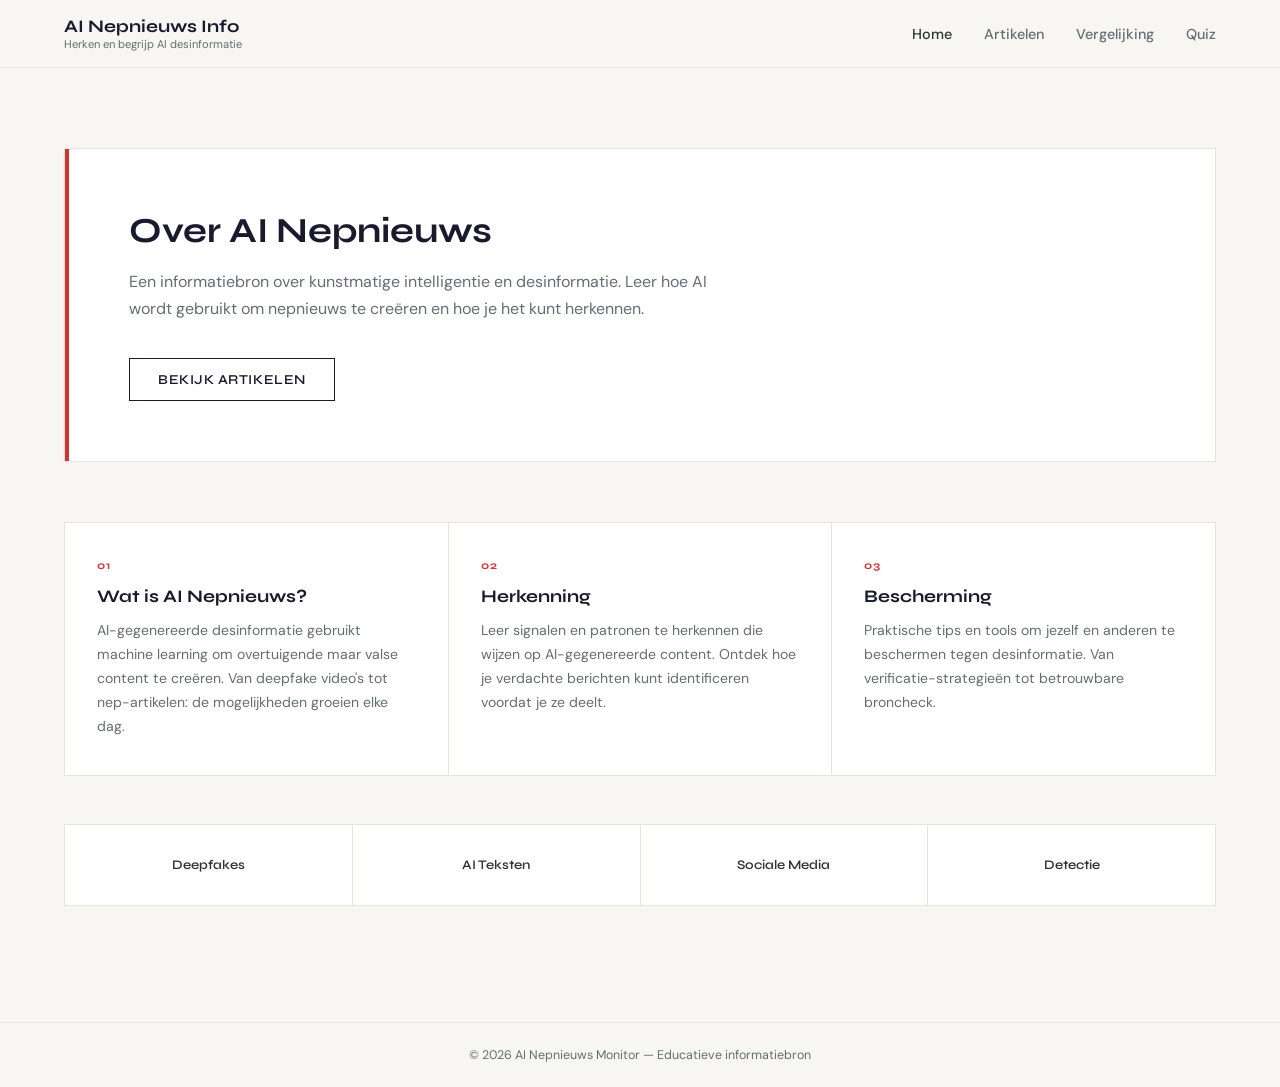
<file: ai-nepnieuws/pages/index.html>
<!DOCTYPE html>
<html lang="nl">
<head>
  <meta charset="UTF-8">
  <meta name="viewport" content="width=device-width, initial-scale=1.0">
  <title>AI Nepnieuws Info</title>
  <link href="https://fonts.googleapis.com/css2?family=Syne:wght@400;600;700;800&family=DM+Sans:ital,opsz,wght@0,9..40,300;0,9..40,400;0,9..40,500;1,9..40,300&display=swap" rel="stylesheet">
  <link rel="stylesheet" href="../style/style.css">
</head>
<body>

  <nav>
    <a href="index.html" style="text-decoration:none;">
      <div class="logo-text">AI Nepnieuws Info</div>
      <div class="logo-sub">Herken en begrijp AI desinformatie</div>
    </a>
    <ul class="nav-links">
      <li><a href="index.html" class="active">Home</a></li>
      <li><a href="artikelen.html">Artikelen</a></li>
      <li><a href="vergelijking.html">Vergelijking</a></li>
      <li><a href="quiz.html">Quiz</a></li>
    </ul>
  </nav>

  <div class="hero">
    <div class="hero-card">
      <h1>Over AI Nepnieuws</h1>
      <p>Een informatiebron over kunstmatige intelligentie en desinformatie. Leer hoe AI wordt gebruikt om nepnieuws te creëren en hoe je het kunt herkennen.</p>
      <a href="artikelen.html" class="btn-primary">Bekijk Artikelen</a>
    </div>
  </div>

  <div class="section">
    <div class="cards-grid">
      <div class="info-card">
        <div class="card-number">01</div>
        <h3>Wat is AI Nepnieuws?</h3>
        <p>AI-gegenereerde desinformatie gebruikt machine learning om overtuigende maar valse content te creëren. Van deepfake video's tot nep-artikelen: de mogelijkheden groeien elke dag.</p>
      </div>
      <div class="info-card">
        <div class="card-number">02</div>
        <h3>Herkenning</h3>
        <p>Leer signalen en patronen te herkennen die wijzen op AI-gegenereerde content. Ontdek hoe je verdachte berichten kunt identificeren voordat je ze deelt.</p>
      </div>
      <div class="info-card">
        <div class="card-number">03</div>
        <h3>Bescherming</h3>
        <p>Praktische tips en tools om jezelf en anderen te beschermen tegen desinformatie. Van verificatie-strategieën tot betrouwbare broncheck.</p>
      </div>
    </div>

    <div class="tiles-grid">
      <a href="artikelen.html" class="tile">
        <span class="tile-label">Deepfakes</span>
      </a>
      <a href="artikelen.html" class="tile">
        <span class="tile-label">AI Teksten</span>
      </a>
      <a href="artikelen.html" class="tile">
        <span class="tile-label">Sociale Media</span>
      </a>
      <a href="artikelen.html" class="tile">
        <span class="tile-label">Detectie</span>
      </a>
    </div>
  </div>

  <footer>
    © 2026 AI Nepnieuws Monitor — Educatieve informatiebron
  </footer>

</body>
</html>
</file>
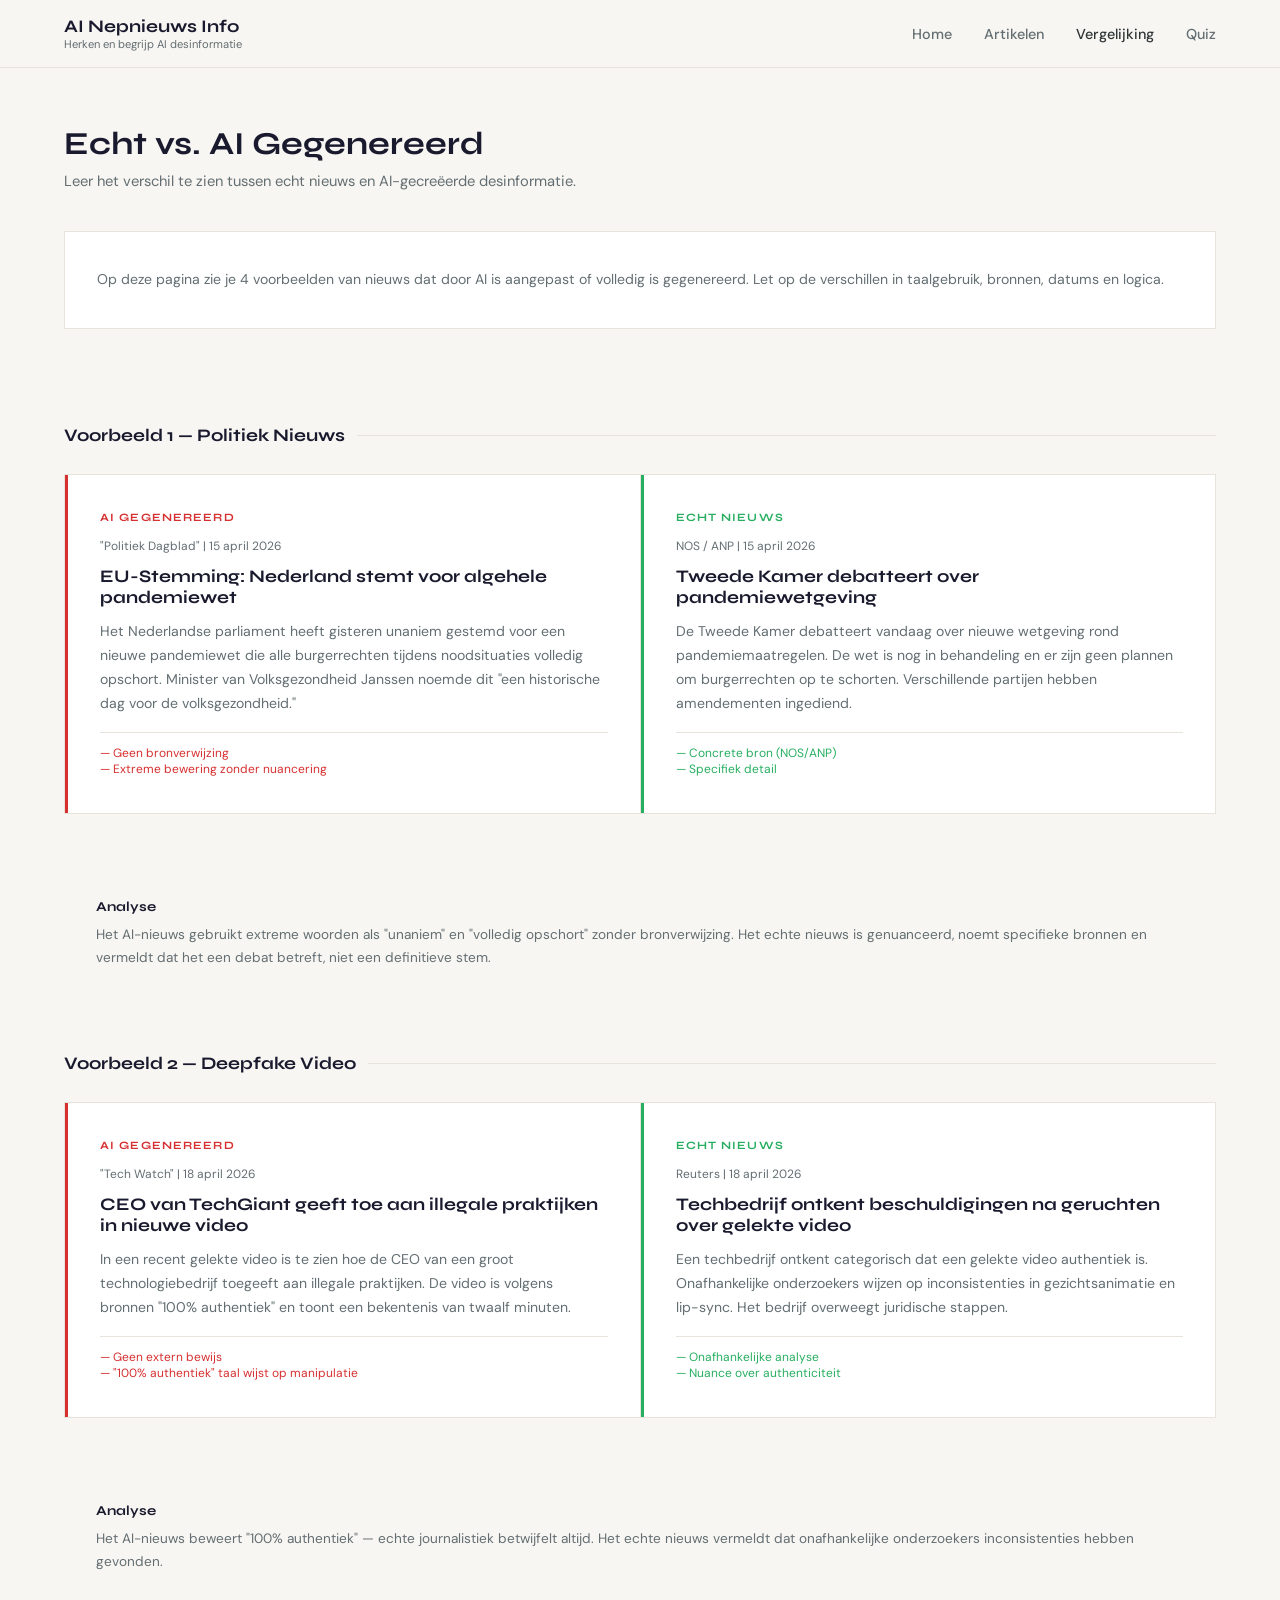
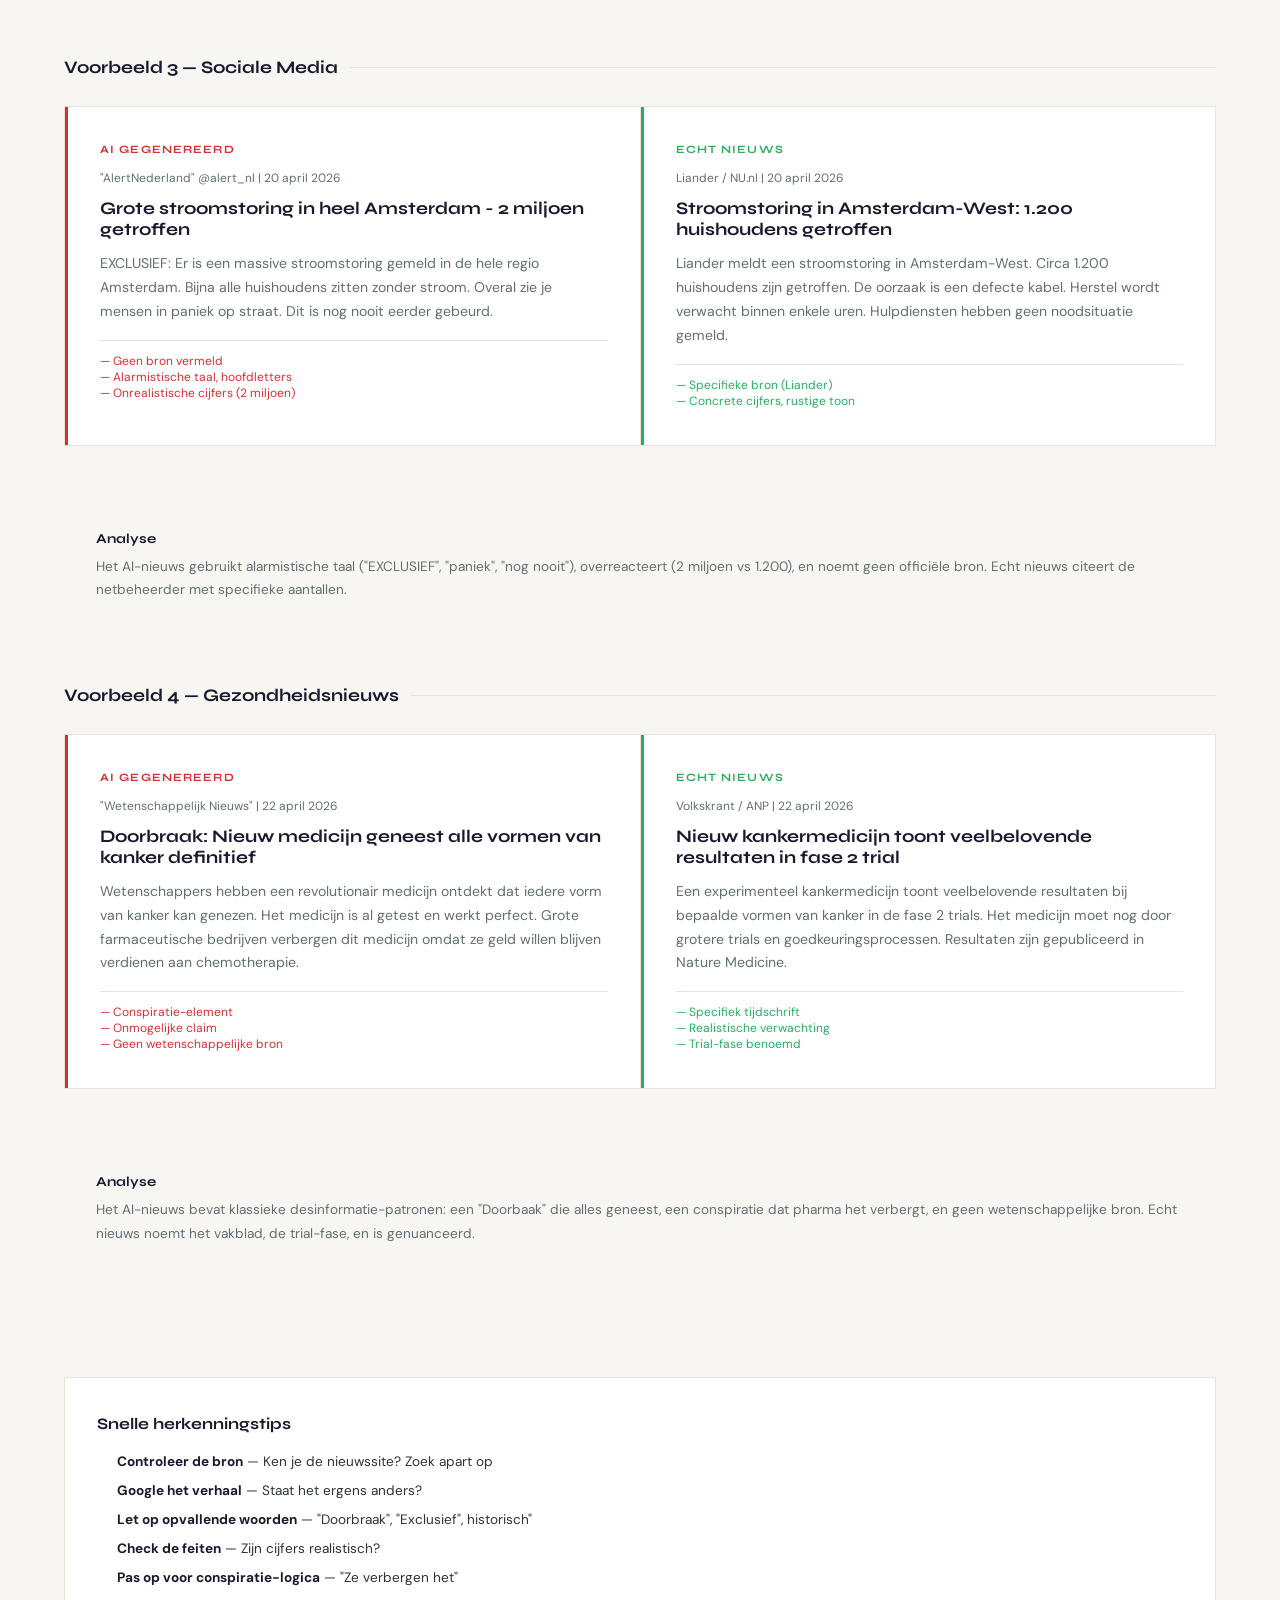
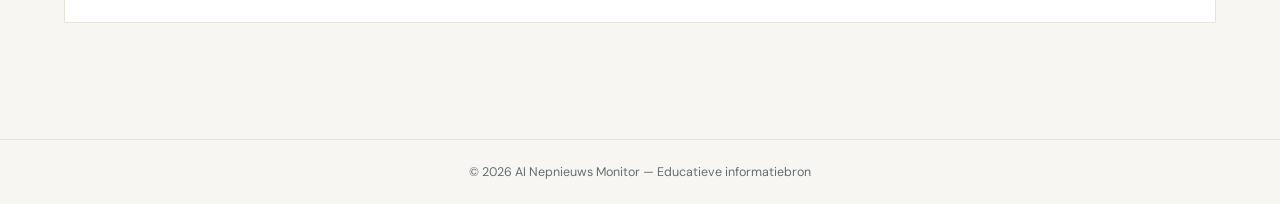
<file: ai-nepnieuws/pages/vergelijking.html>
<!DOCTYPE html>
<html lang="nl">
<head>
  <meta charset="UTF-8">
  <meta name="viewport" content="width=device-width, initial-scale=1.0">
  <title>Vergelijking – AI Nepnieuws Info</title>
  <link href="https://fonts.googleapis.com/css2?family=Syne:wght@400;600;700;800&family=DM+Sans:ital,opsz,wght@0,9..40,300;0,9..40,400;0,9..40,500;1,9..40,300&display=swap" rel="stylesheet">
  <link rel="stylesheet" href="../style/style.css">
</head>
<body>

  <nav>
    <a href="index.html" style="text-decoration:none;">
      <div class="logo-text">AI Nepnieuws Info</div>
      <div class="logo-sub">Herken en begrijp AI desinformatie</div>
    </a>
    <ul class="nav-links">
      <li><a href="index.html">Home</a></li>
      <li><a href="artikelen.html">Artikelen</a></li>
      <li><a href="vergelijking.html" class="active">Vergelijking</a></li>
      <li><a href="quiz.html">Quiz</a></li>
    </ul>
  </nav>

  <div class="page-header">
    <h1>Echt vs. AI Gegenereerd</h1>
    <p>Leer het verschil te zien tussen echt nieuws en AI-gecreëerde desinformatie.</p>
  </div>

  <div class="section">
    <div class="cards-grid" style="grid-template-columns: 1fr;">
      <div class="info-card">
        <p>Op deze pagina zie je 4 voorbeelden van nieuws dat door AI is aangepast of volledig is gegenereerd. Let op de verschillen in taalgebruik, bronnen, datums en logica.</p>
      </div>
    </div>
  </div>

  <!-- EXAMPLE 1 -->
  <div class="section">
    <div class="section-title">Voorbeeld 1 — Politiek Nieuws</div>
    
    <div class="tiles-grid" style="grid-template-columns: repeat(2, 1fr);">
      <div class="info-card" style="border-left: 3px solid var(--red);">
        <div class="card-number">AI Gegenereerd</div>
        <div style="margin-bottom: 12px; font-size: 0.75rem; color: var(--muted);">
          "Politiek Dagblad" | 15 april 2026
        </div>
        <h3>EU-Stemming: Nederland stemt voor algehele pandemiewet</h3>
        <p>Het Nederlandse parliament heeft gisteren unaniem gestemd voor een nieuwe pandemiewet die alle burgerrechten tijdens noodsituaties volledig opschort. Minister van Volksgezondheid Janssen noemde dit "een historische dag voor de volksgezondheid."</p>
        <div style="margin-top: 16px; padding-top: 12px; border-top: 1px solid var(--border); font-size: 0.75rem; color: var(--red);">
          — Geen bronverwijzing<br>
          — Extreme bewering zonder nuancering
        </div>
      </div>

      <div class="info-card" style="border-left: 3px solid #27ae60;">
        <div class="card-number" style="color: #27ae60;">Echt Nieuws</div>
        <div style="margin-bottom: 12px; font-size: 0.75rem; color: var(--muted);">
          NOS / ANP | 15 april 2026
        </div>
        <h3>Tweede Kamer debatteert over pandemiewetgeving</h3>
        <p>De Tweede Kamer debatteert vandaag over nieuwe wetgeving rond pandemiemaatregelen. De wet is nog in behandeling en er zijn geen plannen om burgerrechten op te schorten. Verschillende partijen hebben amendementen ingediend.</p>
        <div style="margin-top: 16px; padding-top: 12px; border-top: 1px solid var(--border); font-size: 0.75rem; color: #27ae60;">
          — Concrete bron (NOS/ANP)<br>
          — Specifiek detail
        </div>
      </div>
    </div>

    <div class="info-card" style="background: var(--bg);">
      <h4 style="font-family: 'Syne', sans-serif; font-size: 0.85rem; margin-bottom: 8px; color: var(--dark);">Analyse</h4>
      <p style="font-size: 0.85rem;">Het AI-nieuws gebruikt extreme woorden als "unaniem" en "volledig opschort" zonder bronverwijzing. Het echte nieuws is genuanceerd, noemt specifieke bronnen en vermeldt dat het een debat betreft, niet een definitieve stem.</p>
    </div>
  </div>

  <!-- EXAMPLE 2 -->
  <div class="section">
    <div class="section-title">Voorbeeld 2 — Deepfake Video</div>
    
    <div class="tiles-grid" style="grid-template-columns: repeat(2, 1fr);">
      <div class="info-card" style="border-left: 3px solid var(--red);">
        <div class="card-number">AI Gegenereerd</div>
        <div style="margin-bottom: 12px; font-size: 0.75rem; color: var(--muted);">
          "Tech Watch" | 18 april 2026
        </div>
        <h3>CEO van TechGiant geeft toe aan illegale praktijken in nieuwe video</h3>
        <p>In een recent gelekte video is te zien hoe de CEO van een groot technologiebedrijf toegeeft aan illegale praktijken. De video is volgens bronnen "100% authentiek" en toont een bekentenis van twaalf minuten.</p>
        <div style="margin-top: 16px; padding-top: 12px; border-top: 1px solid var(--border); font-size: 0.75rem; color: var(--red);">
          — Geen extern bewijs<br>
          — "100% authentiek" taal wijst op manipulatie
        </div>
      </div>

      <div class="info-card" style="border-left: 3px solid #27ae60;">
        <div class="card-number" style="color: #27ae60;">Echt Nieuws</div>
        <div style="margin-bottom: 12px; font-size: 0.75rem; color: var(--muted);">
          Reuters | 18 april 2026
        </div>
        <h3>Techbedrijf ontkent beschuldigingen na geruchten over gelekte video</h3>
        <p>Een techbedrijf ontkent categorisch dat een gelekte video authentiek is. Onafhankelijke onderzoekers wijzen op inconsistenties in gezichtsanimatie en lip-sync. Het bedrijf overweegt juridische stappen.</p>
        <div style="margin-top: 16px; padding-top: 12px; border-top: 1px solid var(--border); font-size: 0.75rem; color: #27ae60;">
          — Onafhankelijke analyse<br>
          — Nuance over authenticiteit
        </div>
      </div>
    </div>

    <div class="info-card" style="background: var(--bg);">
      <h4 style="font-family: 'Syne', sans-serif; font-size: 0.85rem; margin-bottom: 8px; color: var(--dark);">Analyse</h4>
      <p style="font-size: 0.85rem;">Het AI-nieuws beweert "100% authentiek" — echte journalistiek betwijfelt altijd. Het echte nieuws vermeldt dat onafhankelijke onderzoekers inconsistenties hebben gevonden.</p>
    </div>
  </div>

  <!-- EXAMPLE 3 -->
  <div class="section">
    <div class="section-title">Voorbeeld 3 — Sociale Media</div>
    
    <div class="tiles-grid" style="grid-template-columns: repeat(2, 1fr);">
      <div class="info-card" style="border-left: 3px solid var(--red);">
        <div class="card-number">AI Gegenereerd</div>
        <div style="margin-bottom: 12px; font-size: 0.75rem; color: var(--muted);">
          "AlertNederland" @alert_nl | 20 april 2026
        </div>
        <h3>Grote stroomstoring in heel Amsterdam - 2 miljoen getroffen</h3>
        <p>EXCLUSIEF: Er is een massive stroomstoring gemeld in de hele regio Amsterdam. Bijna alle huishoudens zitten zonder stroom. Overal zie je mensen in paniek op straat. Dit is nog nooit eerder gebeurd.</p>
        <div style="margin-top: 16px; padding-top: 12px; border-top: 1px solid var(--border); font-size: 0.75rem; color: var(--red);">
          — Geen bron vermeld<br>
          — Alarmistische taal, hoofdletters<br>
          — Onrealistische cijfers (2 miljoen)
        </div>
      </div>

      <div class="info-card" style="border-left: 3px solid #27ae60;">
        <div class="card-number" style="color: #27ae60;">Echt Nieuws</div>
        <div style="margin-bottom: 12px; font-size: 0.75rem; color: var(--muted);">
          Liander / NU.nl | 20 april 2026
        </div>
        <h3>Stroomstoring in Amsterdam-West: 1.200 huishoudens getroffen</h3>
        <p>Liander meldt een stroomstoring in Amsterdam-West. Circa 1.200 huishoudens zijn getroffen. De oorzaak is een defecte kabel. Herstel wordt verwacht binnen enkele uren. Hulpdiensten hebben geen noodsituatie gemeld.</p>
        <div style="margin-top: 16px; padding-top: 12px; border-top: 1px solid var(--border); font-size: 0.75rem; color: #27ae60;">
          — Specifieke bron (Liander)<br>
          — Concrete cijfers, rustige toon
        </div>
      </div>
    </div>

    <div class="info-card" style="background: var(--bg);">
      <h4 style="font-family: 'Syne', sans-serif; font-size: 0.85rem; margin-bottom: 8px; color: var(--dark);">Analyse</h4>
      <p style="font-size: 0.85rem;">Het AI-nieuws gebruikt alarmistische taal ("EXCLUSIEF", "paniek", "nog nooit"), overreacteert (2 miljoen vs 1.200), en noemt geen officiële bron. Echt nieuws citeert de netbeheerder met specifieke aantallen.</p>
    </div>
  </div>

  <!-- EXAMPLE 4 -->
  <div class="section">
    <div class="section-title">Voorbeeld 4 — Gezondheidsnieuws</div>
    
    <div class="tiles-grid" style="grid-template-columns: repeat(2, 1fr);">
      <div class="info-card" style="border-left: 3px solid var(--red);">
        <div class="card-number">AI Gegenereerd</div>
        <div style="margin-bottom: 12px; font-size: 0.75rem; color: var(--muted);">
          "Wetenschappelijk Nieuws" | 22 april 2026
        </div>
        <h3>Doorbraak: Nieuw medicijn geneest alle vormen van kanker definitief</h3>
        <p>Wetenschappers hebben een revolutionair medicijn ontdekt dat iedere vorm van kanker kan genezen. Het medicijn is al getest en werkt perfect. Grote farmaceutische bedrijven verbergen dit medicijn omdat ze geld willen blijven verdienen aan chemotherapie.</p>
        <div style="margin-top: 16px; padding-top: 12px; border-top: 1px solid var(--border); font-size: 0.75rem; color: var(--red);">
          — Conspiratie-element<br>
          — Onmogelijke claim<br>
          — Geen wetenschappelijke bron
        </div>
      </div>

      <div class="info-card" style="border-left: 3px solid #27ae60;">
        <div class="card-number" style="color: #27ae60;">Echt Nieuws</div>
        <div style="margin-bottom: 12px; font-size: 0.75rem; color: var(--muted);">
          Volkskrant / ANP | 22 april 2026
        </div>
        <h3>Nieuw kankermedicijn toont veelbelovende resultaten in fase 2 trial</h3>
        <p>Een experimenteel kankermedicijn toont veelbelovende resultaten bij bepaalde vormen van kanker in de fase 2 trials. Het medicijn moet nog door grotere trials en goedkeuringsprocessen. Resultaten zijn gepubliceerd in Nature Medicine.</p>
        <div style="margin-top: 16px; padding-top: 12px; border-top: 1px solid var(--border); font-size: 0.75rem; color: #27ae60;">
          — Specifiek tijdschrift<br>
          — Realistische verwachting<br>
          — Trial-fase benoemd
        </div>
      </div>
    </div>

    <div class="info-card" style="background: var(--bg); margin-bottom: 48px;">
      <h4 style="font-family: 'Syne', sans-serif; font-size: 0.85rem; margin-bottom: 8px; color: var(--dark);">Analyse</h4>
      <p style="font-size: 0.85rem;">Het AI-nieuws bevat klassieke desinformatie-patronen: een "Doorbaak" die alles geneest, een conspiratie dat pharma het verbergt, en geen wetenschappelijke bron. Echt nieuws noemt het vakblad, de trial-fase, en is genuanceerd.</p>
    </div>
  </div>

  <!-- TIPS -->
  <div class="section">
    <div class="tiles-grid" style="grid-template-columns: 1fr;">
      <div class="info-card">
        <h2 style="font-family: 'Syne', sans-serif; font-size: 1rem; font-weight: 700; color: var(--dark); margin-bottom: 20px;">Snelle herkenningstips</h2>
        <ul style="list-style: none; display: grid; gap: 12px;">
          <li style="font-size: 0.85rem; color: var(--text); padding-left: 20px; position: relative;">
            <strong style="color: var(--dark);">Controleer de bron</strong> — Ken je de nieuwssite? Zoek apart op
          </li>
          <li style="font-size: 0.85rem; color: var(--text); padding-left: 20px; position: relative;">
            <strong style="color: var(--dark);">Google het verhaal</strong> — Staat het ergens anders?
          </li>
          <li style="font-size: 0.85rem; color: var(--text); padding-left: 20px; position: relative;">
            <strong style="color: var(--dark);">Let op opvallende woorden</strong> — "Doorbraak", "Exclusief", historisch"
          </li>
          <li style="font-size: 0.85rem; color: var(--text); padding-left: 20px; position: relative;">
            <strong style="color: var(--dark);">Check de feiten</strong> — Zijn cijfers realistisch?
          </li>
          <li style="font-size: 0.85rem; color: var(--text); padding-left: 20px; position: relative;">
            <strong style="color: var(--dark);">Pas op voor conspiratie-logica</strong> — "Ze verbergen het"
          </li>
        </ul>
      </div>
    </div>
  </div>

  <footer>
    © 2026 AI Nepnieuws Monitor — Educatieve informatiebron
  </footer>

</body>
</html>
</file>
<file: ai-nepnieuws/style/style.css>
:root {
  --red: #d63031;
  --dark: #1a1a2e;
  --text: #2d3436;
  --muted: #636e72;
  --bg: #f8f6f2;
  --card-bg: #ffffff;
  --border: #e8e4dc;
}

* { margin: 0; padding: 0; box-sizing: border-box; }

body {
  font-family: 'DM Sans', sans-serif;
  background: var(--bg);
  color: var(--text);
}

nav {
  position: sticky;
  top: 0;
  z-index: 100;
  background: var(--bg);
  border-bottom: 1px solid var(--border);
  padding: 0 5%;
  display: flex;
  align-items: center;
  justify-content: space-between;
  height: 68px;
}

.logo-text {
  font-family: 'Syne', sans-serif;
  font-weight: 700;
  font-size: 1.1rem;
  color: var(--dark);
}

.logo-sub {
  font-size: 0.7rem;
  color: var(--muted);
}

.nav-links {
  display: flex;
  gap: 2rem;
  list-style: none;
}

.nav-links a {
  text-decoration: none;
  color: var(--muted);
  font-size: 0.9rem;
  font-weight: 500;
  transition: color 0.2s;
}

.nav-links a:hover,
.nav-links a.active { color: var(--text); }

.hero {
  max-width: 1280px;
  margin: 0 auto;
  padding: 80px 5% 60px;
}

.hero-card {
  background: var(--card-bg);
  border: 1px solid var(--border);
  padding: 60px 64px;
  position: relative;
}

.hero-card::before {
  content: '';
  position: absolute;
  top: 0; left: 0;
  width: 4px;
  height: 100%;
  background: var(--red);
}

.hero h1 {
  font-family: 'Syne', sans-serif;
  font-size: 2.2rem;
  font-weight: 700;
  color: var(--dark);
  margin-bottom: 16px;
}

.hero p {
  font-size: 1rem;
  color: var(--muted);
  line-height: 1.7;
  max-width: 600px;
  margin-bottom: 36px;
}

.btn-primary {
  display: inline-block;
  padding: 12px 28px;
  border: 1.5px solid var(--dark);
  color: var(--dark);
  text-decoration: none;
  font-family: 'Syne', sans-serif;
  font-size: 0.85rem;
  font-weight: 600;
  letter-spacing: 0.04em;
  text-transform: uppercase;
  transition: background 0.2s, color 0.2s;
}

.btn-primary:hover {
  background: var(--dark);
  color: white;
}

.section {
  max-width: 1280px;
  margin: 0 auto;
  padding: 0 5% 48px;
}

.section-title {
  font-family: 'Syne', sans-serif;
  font-size: 1.1rem;
  font-weight: 700;
  color: var(--dark);
  margin-bottom: 28px;
  display: flex;
  align-items: center;
  gap: 12px;
}

.section-title::after {
  content: '';
  flex: 1;
  height: 1px;
  background: var(--border);
}

.cards-grid,
.articles-grid {
  display: grid;
  gap: 1px;
  background: var(--border);
  border: 1px solid var(--border);
  margin-bottom: 48px;
}

.cards-grid { grid-template-columns: repeat(3, 1fr); }
.articles-grid { grid-template-columns: repeat(auto-fill, minmax(340px, 1fr)); }

.info-card {
  background: var(--card-bg);
  padding: 36px 32px;
  position: relative;
}

.info-card::before {
  content: '';
  position: absolute;
  top: 0; left: 0;
  width: 0; height: 3px;
  background: var(--red);
  transition: width 0.4s;
}

.info-card:hover::before { width: 100%; }

.card-number {
  font-family: 'Syne', sans-serif;
  font-size: 0.7rem;
  font-weight: 700;
  color: var(--red);
  letter-spacing: 0.1em;
  text-transform: uppercase;
  margin-bottom: 14px;
}

.info-card h3 {
  font-family: 'Syne', sans-serif;
  font-size: 1.1rem;
  font-weight: 700;
  color: var(--dark);
  margin-bottom: 12px;
}

.info-card p {
  font-size: 0.88rem;
  color: var(--muted);
  line-height: 1.7;
}

.card-link {
  display: inline-block;
  margin-top: 20px;
  font-size: 0.8rem;
  font-weight: 600;
  color: var(--text);
  text-decoration: none;
  font-family: 'Syne', sans-serif;
  letter-spacing: 0.04em;
  text-transform: uppercase;
  border-bottom: 1px solid var(--border);
  padding-bottom: 2px;
  transition: color 0.2s, border-color 0.2s;
}

.card-link:hover { color: var(--red); border-color: var(--red); }

.tiles-grid {
  display: grid;
  grid-template-columns: repeat(4, 1fr);
  gap: 1px;
  background: var(--border);
  border: 1px solid var(--border);
  margin-bottom: 48px;
}

.tile {
  background: var(--card-bg);
  padding: 32px 24px;
  display: flex;
  flex-direction: column;
  align-items: center;
  gap: 16px;
  text-decoration: none;
  color: inherit;
  transition: background 0.2s;
}

.tile:hover { background: var(--bg); }

.tile-label {
  font-family: 'Syne', sans-serif;
  font-size: 0.82rem;
  font-weight: 600;
  color: var(--text);
  text-align: center;
}

.page-header {
  max-width: 1280px;
  margin: 0 auto;
  padding: 56px 5% 40px;
}

.page-header h1 {
  font-family: 'Syne', sans-serif;
  font-size: 2rem;
  font-weight: 700;
  color: var(--dark);
  margin-bottom: 8px;
}

.page-header p { font-size: 0.92rem; color: var(--muted); }

.filter-bar {
  max-width: 1280px;
  margin: 0 auto;
  padding: 0 5% 36px;
  display: flex;
  gap: 8px;
  flex-wrap: wrap;
}

.filter-btn {
  font-family: 'Syne', sans-serif;
  font-size: 0.75rem;
  font-weight: 600;
  letter-spacing: 0.06em;
  text-transform: uppercase;
  padding: 8px 16px;
  border: 1px solid var(--border);
  background: var(--card-bg);
  color: var(--muted);
  cursor: pointer;
  transition: all 0.2s;
}

.filter-btn:hover { border-color: var(--text); color: var(--text); }
.filter-btn.active { background: var(--dark); border-color: var(--dark); color: white; }

.article-card {
  background: var(--card-bg);
  text-decoration: none;
  color: inherit;
  display: flex;
  flex-direction: column;
  position: relative;
  transition: background 0.2s;
  overflow: hidden;
}

.article-card:hover { background: var(--bg); }

.article-card::after {
  content: '';
  position: absolute;
  bottom: 0; left: 0;
  width: 0; height: 2px;
  background: var(--red);
  transition: width 0.4s;
}

.article-card:hover::after { width: 100%; }

.article-thumb {
  width: 100%;
  aspect-ratio: 16 / 9;
  background: var(--bg);
  border-bottom: 1px solid var(--border);
  position: relative;
}

.article-thumb .thumb-label {
  position: absolute;
  top: 12px; left: 12px;
  font-family: 'Syne', sans-serif;
  font-size: 0.65rem;
  font-weight: 700;
  letter-spacing: 0.1em;
  text-transform: uppercase;
  color: white;
  background: var(--red);
  padding: 4px 10px;
}

.article-body {
  padding: 24px 28px 28px;
  flex: 1;
  display: flex;
  flex-direction: column;
}

.article-category {
  font-family: 'Syne', sans-serif;
  font-size: 0.65rem;
  font-weight: 700;
  letter-spacing: 0.1em;
  text-transform: uppercase;
  color: var(--red);
  margin-bottom: 10px;
}

.article-title {
  font-family: 'Syne', sans-serif;
  font-size: 1rem;
  font-weight: 700;
  color: var(--dark);
  line-height: 1.4;
  margin-bottom: 10px;
}

.article-desc {
  font-size: 0.83rem;
  color: var(--muted);
  line-height: 1.65;
  flex: 1;
}

footer {
  border-top: 1px solid var(--border);
  padding: 24px 5%;
  text-align: center;
  font-size: 0.78rem;
  color: var(--muted);
  margin-top: 20px;
}

@media (max-width: 900px) {
  .cards-grid { grid-template-columns: 1fr; }
  .tiles-grid { grid-template-columns: repeat(2, 1fr); }
  .hero-card { padding: 40px 32px; }
  .hero h1 { font-size: 1.7rem; }
}

@media (max-width: 600px) {
  nav { padding: 0 4%; }
  .nav-links { gap: 1.2rem; }
  .articles-grid { grid-template-columns: 1fr; }
  .tiles-grid { grid-template-columns: repeat(2, 1fr); }
}
</file>
